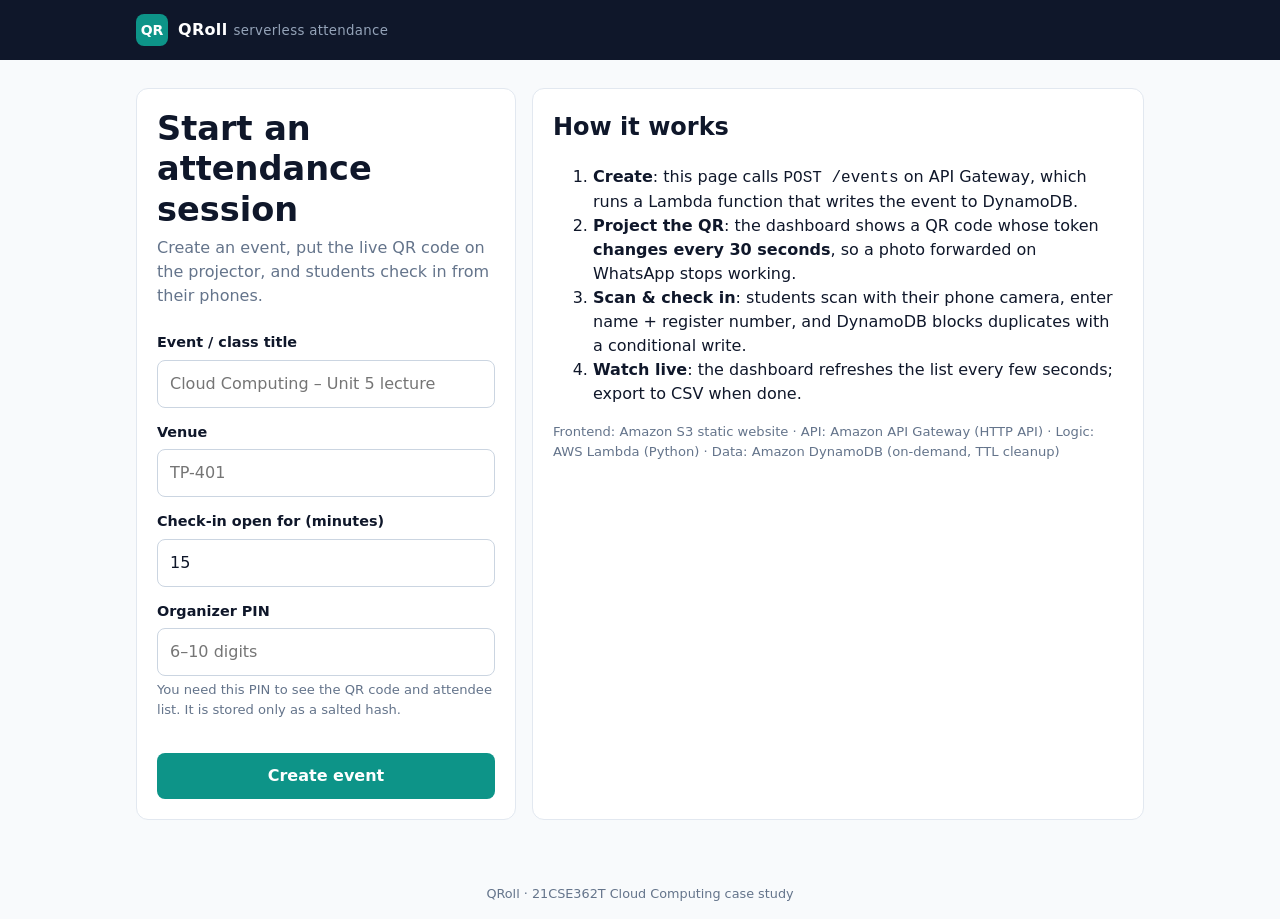
<file: frontend/index.html>
<!DOCTYPE html>
<html lang="en">
<head>
  <meta charset="UTF-8">
  <meta name="viewport" content="width=device-width, initial-scale=1.0">
  <title>QRoll – Create an event</title>
  <link rel="stylesheet" href="app.css">
</head>
<body>
  <header class="top"><div class="wrap">
    <span class="logo">QR</span><span class="brand">QRoll<small>serverless attendance</small></span>
  </div></header>

  <main class="wrap">
    <div class="grid two">
      <section class="card">
        <h1>Start an attendance session</h1>
        <p class="lede">Create an event, put the live QR code on the projector, and students check in from their phones.</p>
        <form id="create">
          <label for="title">Event / class title</label>
          <input id="title" required minlength="3" maxlength="80" placeholder="Cloud Computing – Unit 5 lecture">
          <label for="venue">Venue</label>
          <input id="venue" required minlength="2" maxlength="80" placeholder="TP-401">
          <label for="minutes">Check-in open for (minutes)</label>
          <input id="minutes" type="number" min="5" max="480" value="15" required>
          <label for="pin">Organizer PIN</label>
          <input id="pin" type="password" inputmode="numeric" pattern="\d{6,10}" required placeholder="6–10 digits">
          <p class="hint">You need this PIN to see the QR code and attendee list. It is stored only as a salted hash.</p>
          <button class="full" id="go" type="submit">Create event</button>
          <div class="msg" id="msg"></div>
        </form>
      </section>

      <section class="card">
        <h2 style="margin-top:0">How it works</h2>
        <ol>
          <li><b>Create</b>: this page calls <span class="mono">POST /events</span> on API Gateway, which runs a Lambda function that writes the event to DynamoDB.</li>
          <li><b>Project the QR</b>: the dashboard shows a QR code whose token <b>changes every 30 seconds</b>, so a photo forwarded on WhatsApp stops working.</li>
          <li><b>Scan &amp; check in</b>: students scan with their phone camera, enter name + register number, and DynamoDB blocks duplicates with a conditional write.</li>
          <li><b>Watch live</b>: the dashboard refreshes the list every few seconds; export to CSV when done.</li>
        </ol>
        <p class="hint">Frontend: Amazon S3 static website · API: Amazon API Gateway (HTTP API) · Logic: AWS Lambda (Python) · Data: Amazon DynamoDB (on-demand, TTL cleanup)</p>
      </section>
    </div>
  </main>
  <footer>QRoll · 21CSE362T Cloud Computing case study</footer>

  <script src="config.js"></script>
  <script src="app.js"></script>
  <script>
    const form = document.getElementById("create");
    const msg = document.getElementById("msg");
    const btn = document.getElementById("go");
    form.addEventListener("submit", async (e) => {
      e.preventDefault();
      hideMsg(msg);
      btn.disabled = true; btn.textContent = "Creating…";
      const pin = document.getElementById("pin").value.trim();
      const { status, data } = await api("/events", {
        method: "POST",
        body: {
          title: document.getElementById("title").value,
          venue: document.getElementById("venue").value,
          minutes: Number(document.getElementById("minutes").value),
          pin,
        },
      });
      if (status === 201) {
        savePin(data.id, pin);
        location.href = `event.html?e=${encodeURIComponent(data.id)}`;
      } else {
        showMsg(msg, data.error || `Request failed (${status}).`);
        btn.disabled = false; btn.textContent = "Create event";
      }
    });
  </script>
</body>
</html>
</file>
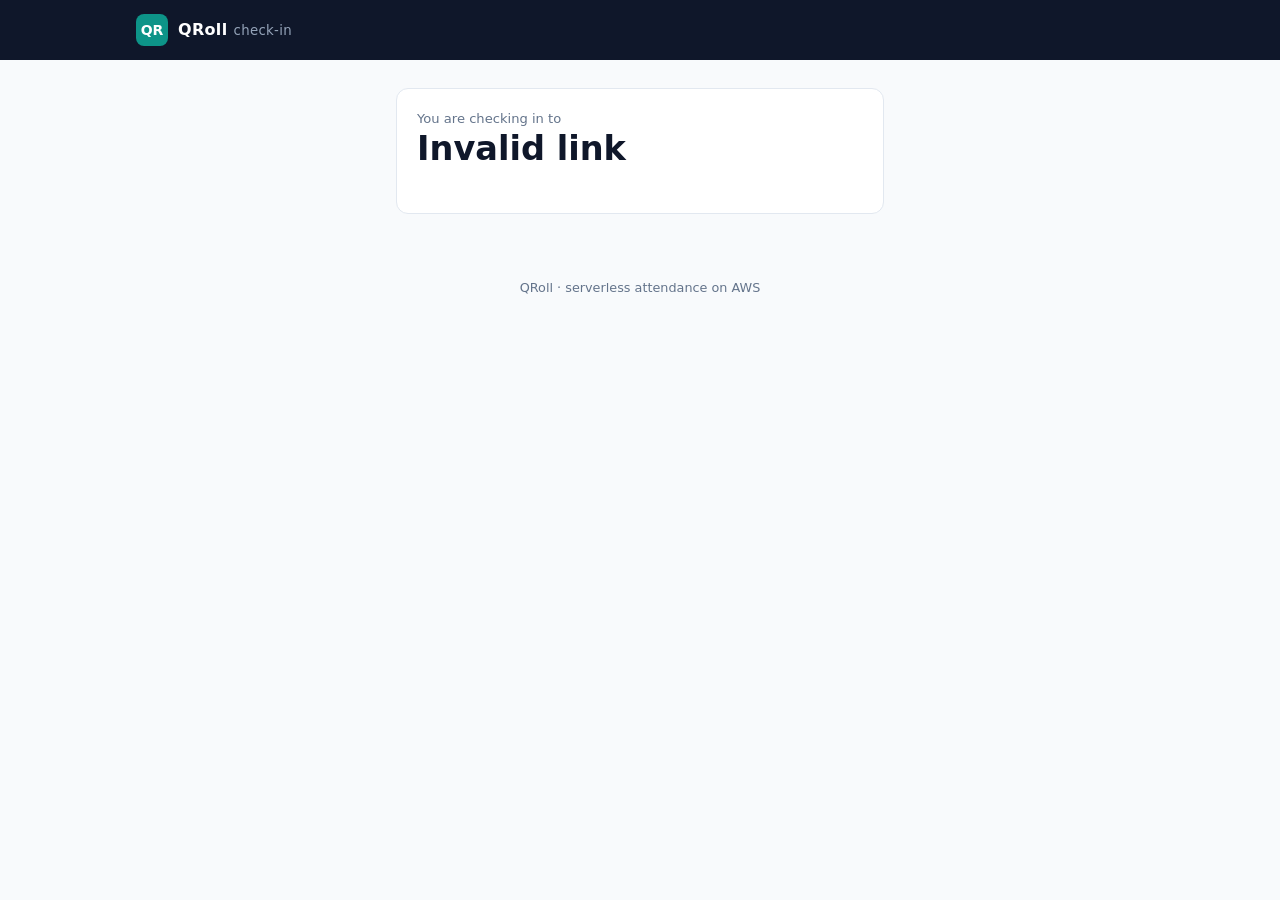
<file: frontend/checkin.html>
<!DOCTYPE html>
<html lang="en">
<head>
  <meta charset="UTF-8">
  <meta name="viewport" content="width=device-width, initial-scale=1.0">
  <title>QRoll – Check in</title>
  <link rel="stylesheet" href="app.css">
</head>
<body>
  <header class="top"><div class="wrap">
    <span class="logo">QR</span><span class="brand">QRoll<small>check-in</small></span>
  </div></header>

  <main class="wrap" style="max-width:520px">
    <section class="card" id="formcard">
      <p class="hint" style="margin:0">You are checking in to</p>
      <h1 id="title">Loading…</h1>
      <p class="lede" id="venue"></p>
      <form id="f">
        <label for="name">Full name</label>
        <input id="name" required minlength="2" maxlength="60" autocomplete="name">
        <label for="reg">Register number</label>
        <input id="reg" required pattern="[A-Za-z0-9]{4,20}" class="mono" placeholder="RA23110030100XX" autocapitalize="characters">
        <button class="full" id="go" type="submit">Check in</button>
        <div class="msg" id="msg"></div>
      </form>
    </section>

    <section class="card ticket" id="done" hidden>
      <div class="tick">✓</div>
      <h1>You're checked in</h1>
      <p id="who" class="lede"></p>
      <p class="hint">You can close this page.</p>
    </section>
  </main>
  <footer>QRoll · serverless attendance on AWS</footer>

  <script src="config.js"></script>
  <script src="app.js"></script>
  <script>
    const id = param("e"), token = param("t");
    const $ = (x) => document.getElementById(x);

    (async () => {
      if (!id || !token) { $("title").textContent = "Invalid link"; $("f").hidden = true; return; }
      const { status, data } = await api(`/events/${id}`);
      if (status !== 200) { $("title").textContent = "Event not found"; $("f").hidden = true; return; }
      $("title").textContent = data.title;
      $("venue").textContent = data.venue;
      if (!data.open) { showMsg($("msg"), "Check-in for this event is closed."); $("go").disabled = true; }
    })();

    $("f").addEventListener("submit", async (e) => {
      e.preventDefault();
      hideMsg($("msg"));
      $("go").disabled = true; $("go").textContent = "Checking in…";
      const { status, data } = await api(`/events/${id}/checkin`, {
        method: "POST",
        body: { name: $("name").value, regNo: $("reg").value, token },
      });
      if (status === 201) {
        $("formcard").hidden = true; $("done").hidden = false;
        $("who").innerHTML = `<b>${esc(data.name)}</b> · <span class="mono">${esc(data.regNo)}</span><br>${esc(data.event)} · ${fmtTime(data.checkedInAt)}`;
      } else {
        showMsg($("msg"), data.error || `Check-in failed (${status}).`, status === 409 ? "warn" : "err");
        $("go").disabled = false; $("go").textContent = "Check in";
      }
    });
  </script>
</body>
</html>
</file>
<file: frontend/app.css>
:root {
  --ink: #0f172a;
  --ink-2: #1e293b;
  --muted: #64748b;
  --line: #e2e8f0;
  --paper: #f8fafc;
  --card: #ffffff;
  --accent: #0d9488;
  --accent-ink: #ffffff;
  --accent-soft: #ccfbf1;
  --warn: #b45309;
  --warn-soft: #fef3c7;
  --bad: #b91c1c;
  --bad-soft: #fee2e2;
  --ok: #15803d;
  --ok-soft: #dcfce7;
}
* { box-sizing: border-box; }
html, body { margin: 0; }
body {
  font-family: "Inter", system-ui, -apple-system, "Segoe UI", Roboto, Arial, sans-serif;
  background: var(--paper);
  color: var(--ink);
  line-height: 1.5;
}
a { color: var(--accent); }
.top {
  background: var(--ink);
  color: #fff;
  padding: 14px 16px;
}
.top .wrap { display: flex; align-items: center; gap: 10px; }
.logo {
  display: inline-grid; place-items: center;
  width: 32px; height: 32px; border-radius: 8px;
  background: var(--accent); font-weight: 800; font-size: 14px;
}
.brand { font-weight: 700; letter-spacing: .02em; }
.brand small { color: #94a3b8; font-weight: 500; margin-left: 6px; }
.wrap { max-width: 1040px; margin: 0 auto; padding: 0 16px; }
main.wrap { padding-top: 28px; padding-bottom: 48px; }
h1 { font-size: clamp(1.5rem, 4vw, 2.1rem); margin: 0 0 6px; line-height: 1.2; }
.lede { color: var(--muted); margin: 0 0 24px; }
.card {
  background: var(--card);
  border: 1px solid var(--line);
  border-radius: 12px;
  padding: 20px;
}
.grid { display: grid; gap: 16px; }
@media (min-width: 860px) { .grid.two { grid-template-columns: 380px 1fr; } }
label { display: block; font-weight: 600; font-size: .9rem; margin: 14px 0 6px; }
input {
  width: 100%; padding: 11px 12px; font: inherit;
  border: 1px solid #cbd5e1; border-radius: 8px; background: #fff; color: var(--ink);
}
input:focus { outline: 2px solid var(--accent); outline-offset: 1px; border-color: var(--accent); }
.hint { color: var(--muted); font-size: .82rem; margin-top: 4px; }
button, .btn {
  display: inline-flex; align-items: center; justify-content: center; gap: 8px;
  padding: 11px 16px; border: 0; border-radius: 8px; cursor: pointer;
  font: inherit; font-weight: 600; text-decoration: none;
  background: var(--accent); color: var(--accent-ink);
}
button.secondary, .btn.secondary { background: #fff; color: var(--ink); border: 1px solid #cbd5e1; }
button.danger { background: #fff; color: var(--bad); border: 1px solid #fca5a5; }
button:disabled { opacity: .55; cursor: not-allowed; }
.full { width: 100%; margin-top: 20px; }
.msg { margin-top: 14px; padding: 10px 12px; border-radius: 8px; font-size: .92rem; display: none; }
.msg.show { display: block; }
.msg.err { background: var(--bad-soft); color: var(--bad); }
.msg.ok { background: var(--ok-soft); color: var(--ok); }
.msg.warn { background: var(--warn-soft); color: var(--warn); }
.pill {
  display: inline-block; padding: 3px 10px; border-radius: 999px; font-size: .78rem; font-weight: 700;
  background: var(--ok-soft); color: var(--ok);
}
.pill.closed { background: var(--bad-soft); color: var(--bad); }
.qrbox { text-align: center; }
.qrbox svg { width: 100%; max-width: 300px; height: auto; display: block; margin: 8px auto; }
.timer { height: 6px; background: var(--line); border-radius: 99px; overflow: hidden; margin: 8px auto 4px; max-width: 300px; }
.timer > div { height: 100%; background: var(--accent); width: 100%; transition: width 1s linear; }
.stats { display: flex; gap: 12px; flex-wrap: wrap; margin-bottom: 14px; }
.stat { flex: 1 1 120px; background: var(--paper); border: 1px solid var(--line); border-radius: 10px; padding: 10px 12px; }
.stat b { display: block; font-size: 1.6rem; font-variant-numeric: tabular-nums; }
.stat span { color: var(--muted); font-size: .8rem; }
table { width: 100%; border-collapse: collapse; font-size: .92rem; }
th, td { text-align: left; padding: 9px 8px; border-bottom: 1px solid var(--line); }
th { color: var(--muted); font-size: .76rem; text-transform: uppercase; letter-spacing: .05em; }
td.num { font-variant-numeric: tabular-nums; color: var(--muted); }
tr.new td { animation: flash 2.4s ease-out; }
@keyframes flash { from { background: var(--accent-soft); } to { background: transparent; } }
.row { display: flex; gap: 8px; flex-wrap: wrap; align-items: center; }
.space { flex: 1; }
.ticket { text-align: center; padding: 28px 20px; }
.ticket .tick {
  width: 64px; height: 64px; border-radius: 50%; margin: 0 auto 10px;
  display: grid; place-items: center; background: var(--ok-soft); color: var(--ok); font-size: 34px; font-weight: 800;
}
.empty { color: var(--muted); text-align: center; padding: 22px 0; }
.mono { font-family: ui-monospace, SFMono-Regular, Menlo, Consolas, monospace; }
footer { color: var(--muted); font-size: .8rem; text-align: center; padding: 16px; }
</file>
